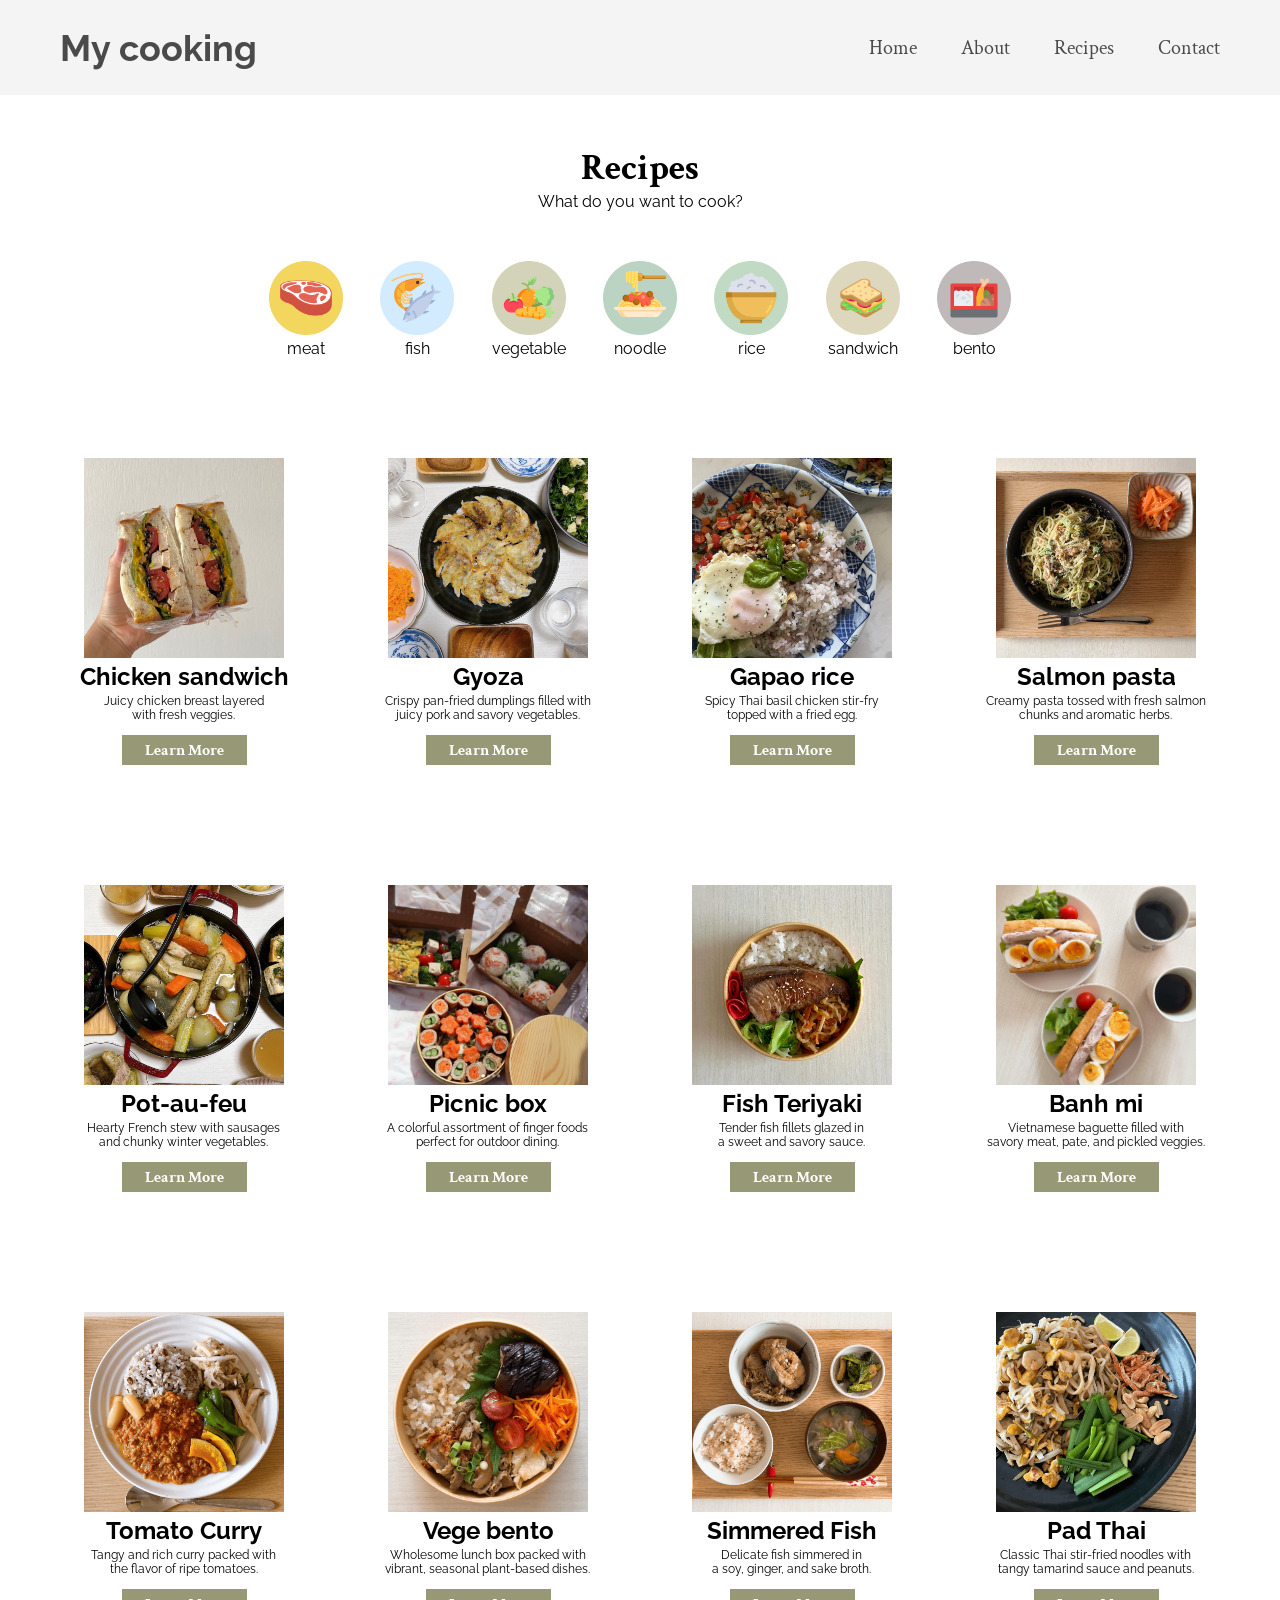
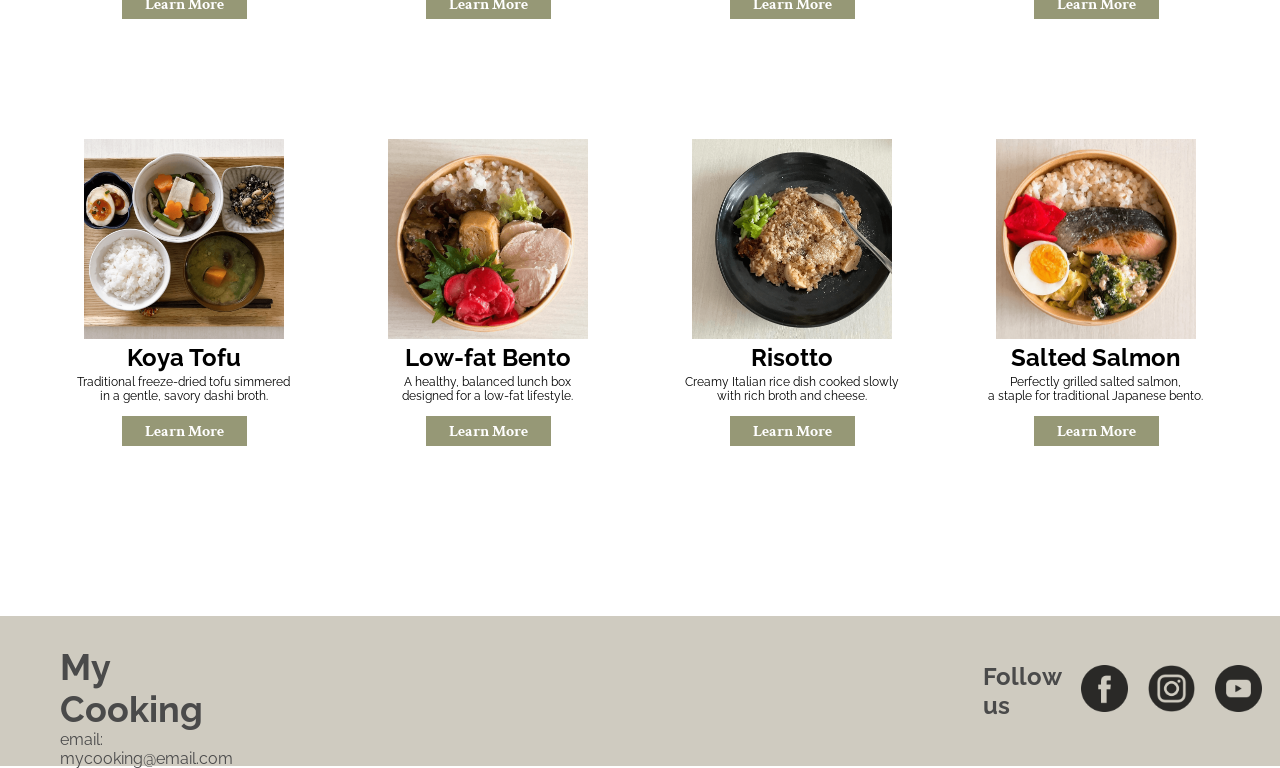
<file: recipes.html>
<!DOCTYPE html>
<html lang="en">
<head>
    <meta charset="UTF-8">
    <meta name="viewport" content="width=device-width, initial-scale=1.0">
    <title>My cooking page2</title>
    <link rel="stylesheet" href="recipes.css">
</head>
<body>

    <header>
        <nav>
            <p>My cooking</p>
            <ul class="nav-links">
                <li><a href="index.html">Home</a></li>
                <li><a href="index.html#about">About</a></li>
                <li><a href="recipes.html">Recipes</a></li>
                <li><a href="index.html#contact">Contact</a></li>
            </ul>
        </nav>
    </header>

    <main>
        <section class="section-1">
            <div id="all">
                <h2>Recipes</h2>
                <p>What do you want to cook?</p>
            </div>
            <div class="selecter">
                <div id="meat" class="selectbutton">
                    <img src="beef.png" alt="" class="selectimg">
                    <p>meat</p>
                </div>
                <div id="fish"  class="selectbutton">
                    <img src="seafood.png" alt="" class="selectimg">
                    <p>fish</p>
                </div>
                <div id="vege"  class="selectbutton">
                    <img src="vegetable.png" alt="" class="selectimg">
                    <p>vegetable</p>
                </div>
                <div id="pasta"  class="selectbutton">
                    <img src="spaguetti.png" alt="" class="selectimg">
                    <p>noodle</p>
                </div>
                <div id="rice"  class="selectbutton">
                    <img src="rice-bowl (1).png" alt="" class="selectimg">
                    <p>rice</p>
                </div>
                <div id="sandwich"  class="selectbutton">
                    <img src="sandwich (1).png" alt="" class="selectimg">
                    <p>sandwich</p>
                </div>
                <div id="bento"  class="selectbutton">
                    <img src="bento.png" alt="" class="selectimg">
                    <p>bento</p>
                </div>
                
            </div>
            
        </section>

        <section class="section-2">
            <div class="content meat sandwich">
                <img src="sandwich.png" alt="">
                <h1>Chicken sandwich</h1>
                <p>Juicy chicken breast layered <br>with fresh veggies.</p>
                <button>Learn More</button>
            </div>
            <div class="content meat">
                <img src="gyoza.png" alt="">
                <h1>Gyoza</h1>
                <p>Crispy pan-fried dumplings filled with <br>juicy pork and savory vegetables. </p>
                <button>Learn More</button>
            </div>
            <div class="content meat vege rice">
                <img src="gapao.png" alt="">
                <h1>Gapao rice</h1>
                <p>Spicy Thai basil chicken stir-fry <br>topped with a fried egg.</p>
                <button>Learn More</button>
            </div>
            <div class="content fish pasta">
                <img src="pasta.png" alt="">
                <h1>Salmon pasta</h1>
                <p>Creamy pasta tossed with fresh salmon <br> chunks and aromatic herbs.</p>
                <button>Learn More</button>
            </div>
            <div class="content vege">
                <img src="pau.png" alt="">
                <h1>Pot-au-feu</h1>
                <p>Hearty French stew with sausages <br>and chunky winter vegetables.</p>
                <button>Learn More</button>
            </div>
            <div class="content bento rice">
                <img src="picnic.png" alt="">
                <h1>Picnic box</h1>
                <p>A colorful assortment of finger foods <br>perfect for outdoor dining.</p>
                <button>Learn More</button>
            </div>
            <div class="content fish bento">
                <img src="teriya.png" alt="">
                <h1>Fish Teriyaki</h1>
                <p>Tender fish fillets glazed in <br>a sweet and savory sauce.</p>
                <button>Learn More</button>
            </div>
            <div class="content sandwich">
                <img src="banh me.png" alt="">
                <h1>Banh mi</h1>
                <p>Vietnamese baguette filled with <br>savory meat, pate, and pickled veggies.</p>
                <button>Learn More</button>
            </div>
            <div class="content rice vege">
                <img src="curry.png" alt="">
                <h1>Tomato Curry</h1>
                <p>Tangy and rich curry packed with <br>the flavor of ripe tomatoes.</p>
                <button>Learn More</button>
            </div>
            <div class="content vege bento ">
                <img src="colorful bento.png" alt="">
                <h1>Vege bento</h1>
                <p>Wholesome lunch box packed with <br>vibrant, seasonal plant-based dishes.</p>
                <button>Learn More</button>
            </div>
            <div class="content fish">
                <img src="simmered yellow tale.png" alt="">
                <h1>Simmered Fish</h1>
                <p>Delicate fish simmered in <br>a soy, ginger, and sake broth.</p>
                <button>Learn More</button>
            </div>
            <div class="content pasta">
                <img src="Pat thai.png" alt="">
                <h1>Pad Thai</h1>
                <p>Classic Thai stir-fried noodles with <br>tangy tamarind sauce and peanuts.</p>
                <button>Learn More</button>
            </div>
            <div class="content vege">
                <img src="Koya tohu.png" alt="">
                <h1>Koya Tofu</h1>
                <p>Traditional freeze-dried tofu simmered <br>in a gentle, savory dashi broth.</p>
                <button>Learn More</button>
            </div>
            <div class="content vege meat bento">
                <img src="chicken bento.png" alt="">
                <h1>Low-fat Bento</h1>
                <p>A healthy, balanced lunch box <br>designed for a low-fat lifestyle.</p>
                <button>Learn More</button>
            </div>
            <div class="content rice">
                <img src="risotto (1).png" alt="">
                <h1>Risotto</h1>
                <p>Creamy Italian rice dish cooked slowly <br>with rich broth and cheese.</p>
                <button>Learn More</button>
            </div>
            <div class="content bento fish">
                <img src="salmon bento.png" alt="">
                <h1>Salted Salmon </h1>
                <p>Perfectly grilled salted salmon, <br>a staple for traditional Japanese bento.</p>
                <button>Learn More</button>
            </div>

        </section>

        
        <footer>
            <div id="left">
            <p>My Cooking</p>
            <p>email: mycooking@email.com</p>
            </div>
            <div id="right">
                <div class="text">
                    <p>Follow us</p>
                </div>
                <div class="logo">
                    <a href="https://www.facebook.com/" class="logolink">
                        <img src="facebook (1).png" alt="fb">
                    </a>
                    <a href="https://www.instagram.com/y00_cooking_/" class="logolink">
                        <img src="instagram (1).png" alt="ig">
                    </a>
                    <a href="https://www.youtube.com/" class="logolink">
                        <img src="youtube.png" alt="yt">
                    </a>
                </div>
                
                
            </div>
        </footer>


    </main>

    <script src="https://ajax.aspnetcdn.com/ajax/jQuery/jquery-3.6.1.min.js"></script>
    <script src="recipes-gallery-jquery.js"></script>

</body>
</html>
</file>
<file: recipes.css>
@import url('https://fonts.googleapis.com/css2?family=Crimson+Text:ital,wght@0,400;0,600;0,700;1,400;1,600;1,700&family=Kameron:wght@400..700&family=Raleway:ital,wght@0,100..900;1,100..900&display=swap');
*{
    box-sizing: border-box;
    margin: 0;
    padding: 0;
}

nav{
    width: 100%;
    height: 95px;
    background-color: #f5f4f4;
    color: #4a4a4a;
    display: flex;
    align-items: center;
}
nav p{
    font-family: 'Raleway', serif;
    font-size: 36px;
    font-weight: 700;
    flex: 3;
    margin-left: 60px;
}
.nav-links{
    list-style: none;
    flex: 7;
    text-align: right;
    margin-right: 40px;
}
.nav-links li{
    display: inline;    
}

.nav-links li a{
    font-family: 'Crimson Text', serif;
    font-size: 20px;
    text-decoration: none;
    color: #4a4a4a;
    margin: 20px;
}
.nav-links li a:hover{
    text-shadow:  0px 4px 4px rgba(0, 0, 0, 0.3);
}
.nav-links li a:active{
    color: #a1a1a1;
}
/* recipe galllery */
.section-1{
    width: 100%;
    text-align: center;
}
.section-1 h2{
    font-family: 'Crimson Text', serif;
    font-size: 36px;
    font-weight: bold;
    margin-top: 50px;
}
.section-1 div p{
    font-family: 'Raleway', serif;
    margin-bottom: 50px;
}
.selecter{
    width: 58%;
    margin: 0 auto;
    display: flex;
    align-items: center;
    justify-content: space-between;

}

.selecter img{
    width: 74px;
    height: 74px;
}
.selecter:hover,
#all:hover{
    cursor: pointer;
}
.selecterChange{
    filter: brightness(0.8);
}
.selecterClick{
    border: 2px solid #525252 ;
    border-radius: 50%;
}


/* recipes */
.section-2{
    display:grid;
    grid-template-columns: 1fr 1fr 1fr 1fr;
    width: 95%;
    margin: 50px auto;
    
}
.content{
    text-align: center;
}
.content img{
    width: 200px; 
    height: 200px; 
    object-fit: cover;
}
.content h1{
    font-family: 'Raleway', serif;
    font-size: 24px;
}
.content p{
    font-family: 'Raleway', serif;
    font-size: 12px;
    width: 85%;
    margin: 3px auto;
}
.content button{
    font-family: 'Crimson Text', serif;
    font-weight: bold;
    font-size: 16px;
    color: #ffffff;
    background-color: #969876;
    padding: 4px auto;
    border: none;
    margin: 10px auto 120px auto;
    width: 125px;
    height: 30px;
}
.content button:hover{
    background-color: #525252;
    cursor: pointer;
}
.content button:active{
    color: #525252;
}



footer{
    display: flex;
    height: 150px;
    width: 100%;
    background-color: #CFCBC0;
    padding: 30px 60px ;
    color: #4a4a4a;
}
#left{
    font-family: 'Raleway', serif;
    flex-grow: 3;
    display: flex;
    flex-flow: column;
    justify-content: space-around;
}
#left p:nth-child(1){
    font-size: 36px;
    font-weight: bold;
}
#left p:nth-child(2){
    font-size: 16px;
}
#right{
    flex-grow: 7;
    font-family: 'Raleway', serif;
    font-weight: bold;
    font-size: 24px;
    display: flex;
}

#right img{
    width: 47px;
    height: 47px;
    opacity: 0.8;
    margin: 10px;
}
.text{
    margin: auto 10px auto 750px;
}
.logo{
    display: flex;
    margin: auto 0px;
}
.logolink{
    border: none;
}
.logo a img:hover{
    opacity: 0.5;
}
</file>
